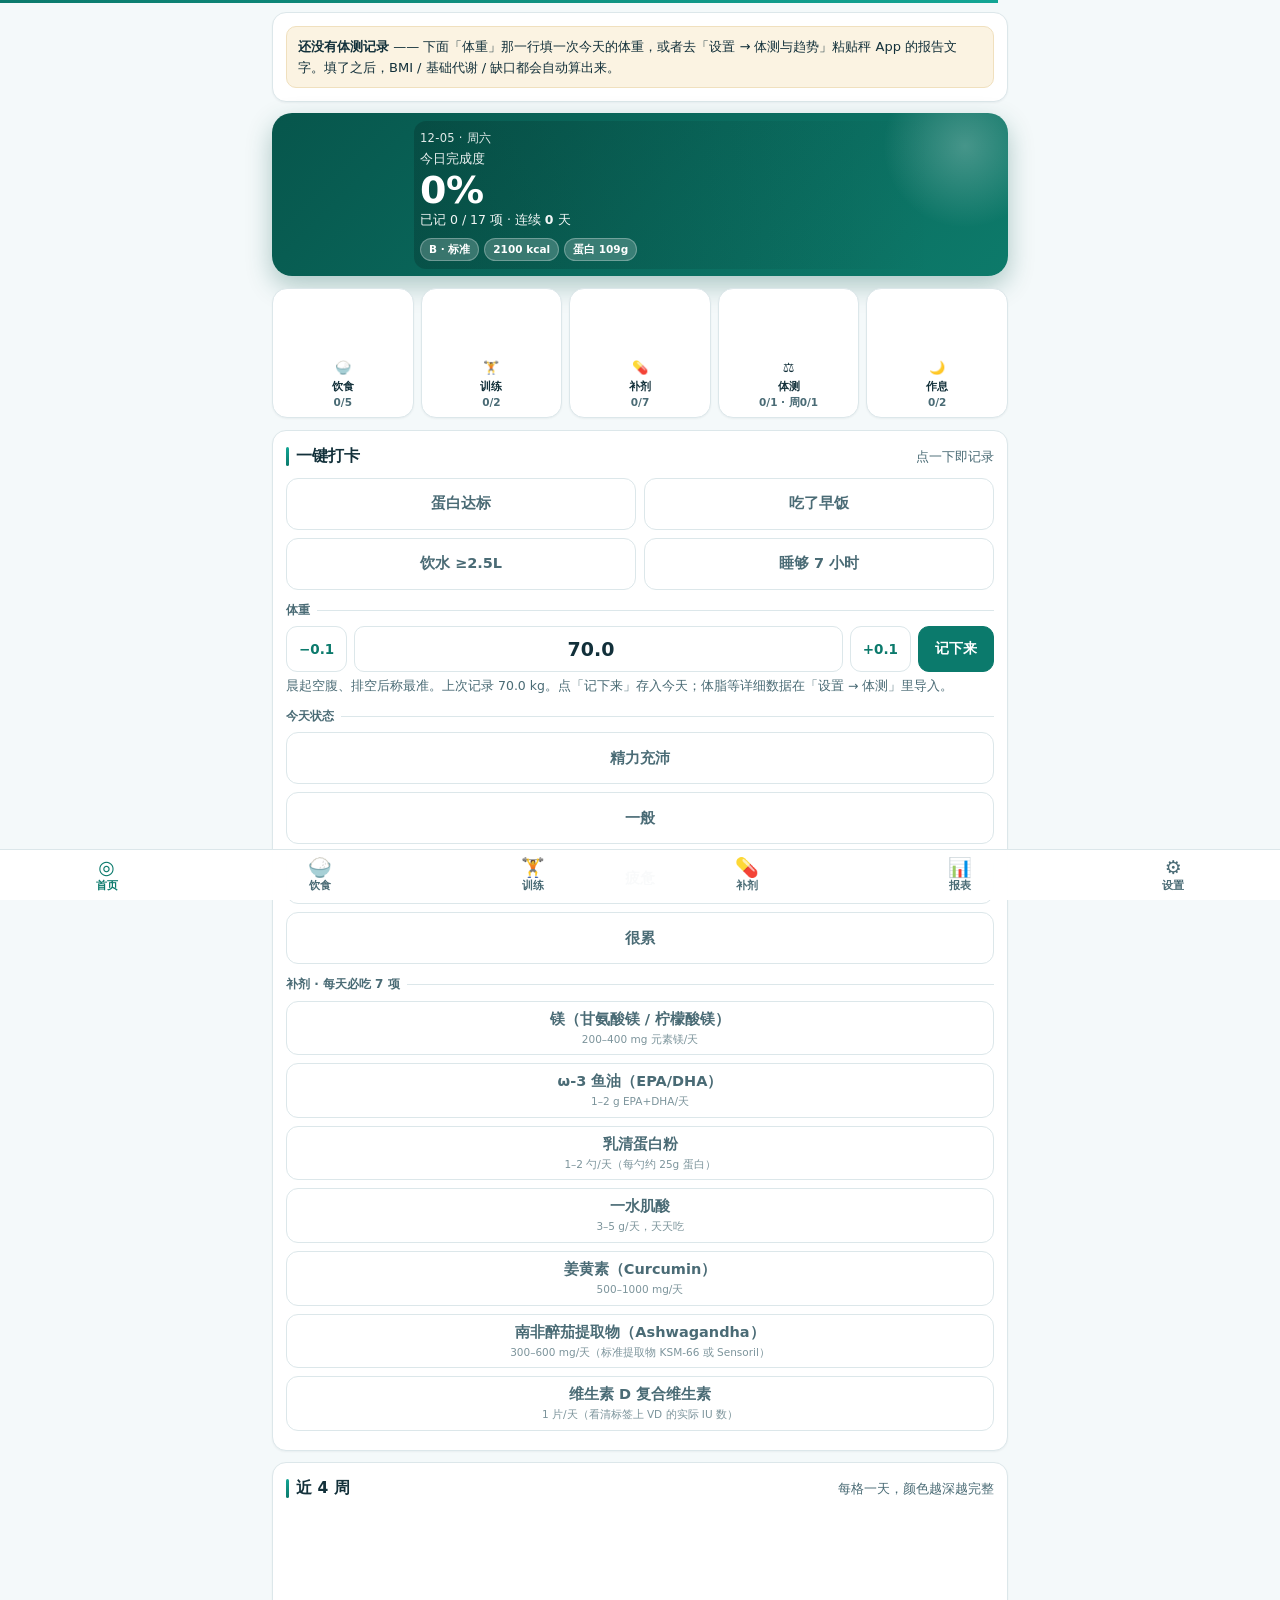
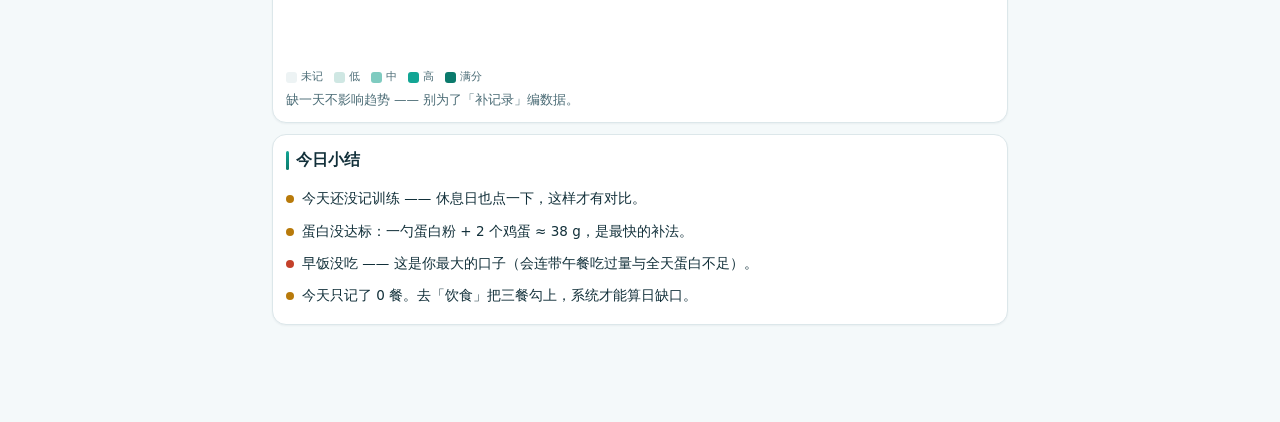
<file: index.html>
﻿<!DOCTYPE html>
<html lang="zh-CN">
<head>
<meta charset="utf-8">
<meta name="viewport" content="width=device-width, initial-scale=1, viewport-fit=cover, user-scalable=no">
<meta name="theme-color" content="#0B7A6C">
<meta name="mobile-web-app-capable" content="yes">
<meta name="apple-mobile-web-app-capable" content="yes">
<meta name="apple-mobile-web-app-status-bar-style" content="default">
<meta name="apple-mobile-web-app-title" content="体成分">
<title>体成分记录</title>
<link rel="manifest" href="manifest.webmanifest">
<link rel="icon" href="icons/favicon-32.png" sizes="32x32">
<link rel="apple-touch-icon" href="icons/apple-touch-icon.png">
<link rel="stylesheet" href="styles.css">
<link rel="stylesheet" href="styles-v2.css">
</head>
<body>
<div id="app"></div>
<div class="toast" id="toast"></div>
<nav id="nav"></nav>
<script>window.DATA = {"profile":{"name":"我","sex":"","age":null,"height_cm":170,"dislikes":[],"allow_fish_oil":true,"source":"公开版：请在本机「设置 → 个人信息」里填你自己的身高/年龄","weight_kg":null,"bodyfat_pct":null},"readings":[],"derived":{"pal_maint":1.2,"pal_strict":1.2,"water_target_ml":3000,"deficit_per_kg_fat":7700},"plans":[{"id":"A","title":" 保守","kcal":2300,"walk_min":30,"deficit":330,"weeks":21,"protein_g":103,"fat_g":64,"carb_g":328,"tag":"最稳，肌肉几乎不掉","desc":"缺口约 17%。几乎无饥饿感，训练表现不受影响。适合前 4 周先建立记录习惯，或考试周/实验忙的时期。","pct_of_tdee":89,"below_bmr_guard":false,"deficit_too_deep":false},{"id":"B","title":" 标准","kcal":2100,"walk_min":40,"deficit":545,"weeks":13,"protein_g":103,"fat_g":58,"carb_g":290,"tag":"推荐","desc":"缺口约 25%，在减脂速度与训练恢复之间平衡最好。预算充足时可以全程用高效蛋白（鸡胸/鱼虾/牛肉）。","pct_of_tdee":81,"below_bmr_guard":false,"deficit_too_deep":false},{"id":"C","title":" 加速","kcal":1900,"walk_min":50,"deficit":759,"weeks":9,"protein_g":103,"fat_g":53,"carb_g":253,"tag":"较快，需盯表现","desc":"缺口约 32%。这是「越快越好」的可执行上限：再低就会开始掉力量。每 2 周必须核对主项重量。","pct_of_tdee":73,"below_bmr_guard":false,"deficit_too_deep":false},{"id":"D","title":" 极限","kcal":1700,"walk_min":60,"deficit":973,"weeks":7,"protein_g":103,"fat_g":47,"carb_g":215,"tag":"短期可用，有代价","desc":"缺口约 39%。已接近不建议长期维持的区间，会出现力量下降、羽毛球后半场跑不动、睡眠变差。","pct_of_tdee":66,"below_bmr_guard":true,"deficit_too_deep":true}],"target":{"bodyfat_pct":16,"note":"目标体脂率是通用目标；具体目标体重等你在 App 里录入体重后自动计算"},"milestones":[],"training":[{"day":"周一","what":"力量（推：卧推/肩推/双杠）","min":50,"kcal":240,"why":"大肌群复合动作为主 —— 减脂期保住肌肉的关键是「强度不掉」，不是「量加大」"},{"day":"周二","what":"羽毛球 1.5 小时","min":75,"kcal":380,"why":"羽毛球是间歇性高强度，减脂效率高，但第二天腿沉，别接腿部力量"},{"day":"周三","what":"力量（拉：硬拉/划船/引体）","min":50,"kcal":240,"why":"后链是久坐族最弱的一环，也直接关系到体态（圆肩、骨盆前倾）"},{"day":"周四","what":"羽毛球 1.5 小时","min":75,"kcal":380,"why":"同理；注意补水和电解质，你秤上水分 52.9% 已经偏低"},{"day":"周五","what":"力量（腿：深蹲/腿举/提踵）","min":50,"kcal":240,"why":"腿是最大的肌群，练腿日之后 24–48 小时的代谢提升最明显"},{"day":"周六","what":"羽毛球 或 长走 40 分钟","min":50,"kcal":320,"why":"设在周末，是因为它的作用主要是「补足当周缺口」，累了一周可以降级成走"},{"day":"周日","what":"完全休息 / 拉伸 15 分钟","min":10,"kcal":25,"why":"休息日不是浪费：肌肉是在这天长回来的，缺它反而掉肌肉"}],"training_blocks":{"days":[{"d":"周一 · 推","min":50,"items":[{"name":"哑铃/器械卧推","sets":"4 组 × 8–10","cue":"肩胛后收下沉，落点在乳头连线，不要弹胸"},{"name":"坐姿肩推","sets":"3 组 × 8–10","cue":"腰不要过度反弓，核心收紧"},{"name":"绳索下压（三头）","sets":"3 组 × 12","cue":"肘固定在体侧，只有小臂动"},{"name":"侧平举","sets":"3 组 × 12–15","cue":"小重量，想象「倒水」而不是「举起来」"}]},{"d":"周三 · 拉","min":50,"items":[{"name":"高位下拉（引体做不了就做这个）","sets":"4 组 × 8–10","cue":"先沉肩再拉，想着「肘往下走」而不是「手往下拉」"},{"name":"坐姿划船","sets":"3 组 × 10","cue":"躯干别晃，肩胛骨主动夹紧"},{"name":"面拉（Face Pull）","sets":"3 组 × 15","cue":"专治圆肩，久坐族必做，重量要轻"},{"name":"哑铃弯举","sets":"3 组 × 12","cue":"肘不前后移动"}]},{"d":"周五 · 腿","min":50,"items":[{"name":"高脚杯深蹲（先学这个，别急着上杠铃）","sets":"4 组 × 10","cue":"脚尖略外八，膝跟脚尖同向，蹲到大腿平行"},{"name":"罗马尼亚硬拉（哑铃）","sets":"3 组 × 10","cue":"背挺直，靠屈髋不是弯腰；感到腘绳肌拉伸就对了"},{"name":"腿举","sets":"3 组 × 12","cue":"膝盖不要锁死，下放到 90° 就够"},{"name":"站姿提踵","sets":"3 组 × 15","cue":"顶住 1 秒再下"}]}],"rules":["**新手期（前 8 周）不要练到力竭**：每组留 2–3 次余力。目标是让神经系统学会动作，不是把肌肉练废。","**渐进超负荷**：每周只要有一项比上周多 1 次、或重 2.5kg，就算进步。记在本页「主项记录」里。","**减脂期还能长肌肉**：新手 + 体脂偏高 + 蛋白吃够，三条同时满足时是唯一能「同时增肌减脂」的窗口。","**羽毛球日不练腿**：周二/周四打球，腿日放周五，否则深蹲会毁掉你的启动和变向。","**有氧不要放在力量前**：先练力量再做有氧；顺序反了会明显掉力量。","**每次训练前 5 分钟动态热身**（高抬腿、髋绕环、空杆热身组），训练后 5 分钟拉伸。"]},"canteen":{"protein":{"title":"① 先把蛋白打够（这是最优先的一件事）","items":["目标 103–126g/天。食堂能做到的组合：鸡腿去皮 2 个 ≈ 32g / 一份瘦里脊 ≈ 30g / 鸡蛋 2 个 ≈ 13g / 豆腐一份 ≈ 10g / 牛肉一份 ≈ 25g","每餐先拿「能看出原形」的肉，再拿菜，最后拿饭 —— 顺序反了就会吃不饱还超热量","早餐补蛋白最容易被忽略：2 个蛋 + 一盒奶 = 20g，比一碗粥强得多"]},"carb":{"title":"② 主食按训练日 / 休息日分开","items":["力量日与羽毛球日：米饭 2 两（约 260 kcal）","休息日：米饭 1 两或换玉米/红薯","食堂的「盖浇饭」是把油全裹在饭上——点菜饭分离的窗口"]},"oil":{"title":"③ 油是唯一需要「主动避开」的东西","items":["避开：红烧、干锅、水煮、香锅、糖醋、炸、粉条/茄子/豆角（吸油菜）","优先：清蒸、白灼、卤、烤、凉拌（酱另放）","打菜时把菜在碗边沥一下，一顿能少 8–15g 油 ≈ 70–130 kcal"]},"night":{"title":"④ 晚上加餐是必须的，不是放纵","items":["训练日 21:00 一盒无糖酸奶 + 一把坚果（约 250 kcal）","热量吃不够会掉肌肉与基础代谢——你秤上基代已经判「偏低」","外卖宵夜的最优解：清汤麻辣烫（捞菜为主、不喝汤）或潮汕牛肉火锅（肉+菜+少量饭）"]}},"swap":[{"bad":"黄焖鸡米饭（大份）","bad_kcal":900,"good":"黄焖鸡（小份，饭减半 + 加一份青菜）","good_kcal":560,"why":"米饭占比太大。饭减半是最省事的一刀，直接省 300 大卡"},{"bad":"麻辣香锅 / 干锅","bad_kcal":1100,"good":"清汤麻辣烫（捞菜 + 双份肉，不喝汤）","good_kcal":620,"why":"香锅的油是自由流的，一顿能顶半天的量"},{"bad":"炒饭 / 炒面 / 拌粉","bad_kcal":850,"good":"米饭 + 单独一份菜（饭 2/3）","good_kcal":550,"why":"主食裹油 = 碳水+脂肪复合体，最容易被存起来"},{"bad":"汉堡套餐（薯条+可乐）","bad_kcal":1050,"good":"双层牛肉堡（去酱）+ 无糖可乐 + 玉米杯","good_kcal":620,"why":"热量大头在薯条与含糖饮料，不在汉堡本身"},{"bad":"盖浇饭","bad_kcal":800,"good":"米饭 + 红烧换白灼（饭只吃 2/3）","good_kcal":500,"why":"汤汁把油全裹在饭上：你吃的是饭，摄入的是油"},{"bad":"奶茶 / 含糖饮料","bad_kcal":440,"good":"无糖茶 / 气泡水 / 黑咖","good_kcal":0,"why":"液体热量不占饱腹感，是最好砍的一刀"}],"breakfast":{"why":"不吃早饭的连锁反应：① 上午注意力差；② 午餐报复性吃多；③ 全天蛋白几乎不可能凑到 103g；④ 空腹到中午容易「见到什么都想吃」。对减脂来说，这不是省了一顿，是把一天的节奏让了出去。","plans":[{"t":"A · 食堂版（5 分钟，坐下就能吃）","kcal":520,"p":34,"items":["2 个鸡蛋（或 1 个蛋 + 1 份卤牛腱）","1 碗小米粥 / 1 个菜包","1 杯无糖豆浆或牛奶 300ml","1 个拳头大的水果"],"note":"食堂早餐窗口基本都能凑齐这四样"},{"t":"B · 宿舍/便利店版（不用开火，2 分钟）","kcal":500,"p":40,"items":["即食燕麦 50g（热水或冷牛奶泡）","蛋白粉 1 勺（约 25g 蛋白）","水煮蛋 1 个（便利店有）","香蕉 1 根"],"note":"最省事的组合：一个摇摇杯 + 一个碗，全程不用开火"},{"t":"C · 实在来不及（路上解决）","kcal":420,"p":32,"items":["蛋白粉 1 勺摇好带走","1 个全麦面包 / 2 片吐司","1 盒纯牛奶 250ml"],"note":"底线原则：可以不吃「饭」，但不能不吃蛋白——蛋白粉摇一杯只要 30 秒"}]},"macros":{"kcal":2100,"protein_g":126,"protein_kcal":504,"protein_pct":24,"carb_g":245,"carb_kcal":980,"carb_pct":47,"fat_g":68,"fat_kcal":612,"fat_pct":29,"protein_sources":[{"food":"蛋白粉 1 勺","p":25,"kcal":120,"note":"最省事的一块，早餐或练后"},{"food":"鸡蛋 2 个","p":13,"kcal":144,"note":"食堂、便利店都有"},{"food":"鸡胸肉 150g","p":46,"kcal":200,"note":"预算够就天天吃，性价比最高"},{"food":"瘦猪里脊 150g","p":30,"kcal":232,"note":"不吃鱼，用里脊替代"},{"food":"瘦牛肉 120g","p":24,"kcal":150,"note":"补铁，每周 2–3 次"},{"food":"北豆腐 200g","p":24,"kcal":232,"note":"植物蛋白，不吃鱼时的主力替代"},{"food":"无糖酸奶 200g","p":5,"kcal":144,"note":"补钙与肠道"}]},"supplements":{"principle":"分五类：<b>你在吃的</b>（你当前实际方案，已进入每日打卡）、<b>基础必需</b>（维持健康，与减脂无关也该有）、<b>值得买</b>（对你这个目标有明确证据）、<b>可选</b>（有证据但非必需，看预算）、<b>不建议</b>（无证据或性价比差）。补剂只解决「饮食凑不够」和「训练表现」两件事，<b>它不解决热量赤字</b>。下面每一项都标了证据等级；<b>每天服用可以在「每日打卡」里勾选</b>，页脚会算你的坚持率。","evidence_legend":{"A+":"证据很强","A":"证据强","B":"证据中等","C":"证据较弱","D":"证据不支持"},"items":[{"cat":"基础必需","name":"维生素 D3","dose":"1000–2000 IU/天","when":"随含脂肪的一餐（早或午）","cost":"约 0.2 元/天","evidence":"B","must":false,"why":"长期室内工作/学习的人，10 月到次年 4 月基本没有有效日照。VD 参与肌肉功能、免疫与情绪调节；室内工作者缺乏率很高。","note":"若你吃的是<b>单独的 VD</b>（不是复合维生素），就用这条，并把「维生素 D 复合维生素」的 must 关掉，避免重复。最好先测一次血清 25(OH)D（几十元），不足再补；长期 4000 IU/天以上需医生指导。"},{"cat":"基础必需","name":"镁（甘氨酸镁 / 柠檬酸镁）","dose":"200–400 mg 元素镁/天","when":"睡前 1 小时","cost":"约 0.5 元/天","evidence":"B","must":true,"why":"规律训练的人——镁与肌肉放松、睡眠质量、抽筋直接相关。国内膳食镁摄入普遍偏低，训练出汗还会额外流失。","note":"买「甘氨酸镁」或「柠檬酸镁」；<b>不要买氧化镁</b>（吸收率低，还容易腹泻）。与钙分开吃，别买「钙镁一片」。"},{"cat":"基础必需","name":"ω-3 鱼油（EPA/DHA）","dose":"1–2 g EPA+DHA/天","when":"随餐","cost":"约 1–2 元/天","evidence":"B","must":true,"why":"<b>你不吃鱼，所以这一条对你尤其重要</b>——鱼肉是 ω-3 的主要食物来源，而你已经确认<b>鱼油可以正常吃</b>。ω-3 对炎症、血脂、关节（你每周 2 次羽毛球）都有意义。","note":"看标签上的 <b>EPA+DHA 总量</b>（每天 1–2g），不是「鱼油 1000mg」这个数字。随含脂肪的一餐吃吸收更好；开封后冷藏，有哈喇味就扔（氧化了反而有害）。"},{"cat":"基础必需","name":"锌（可选叠加）","dose":"10–15 mg/天","when":"随餐，别空腹","cost":"约 0.2 元/天","evidence":"C","must":false,"why":"规律力量训练、出汗较多的人——锌与运动恢复、免疫、以及睾酮合成相关。","note":"如果已经在吃「复合维生素矿物质」，通常已含 10–15mg，<b>不要重复补</b>（长期超 40mg 有害）。"},{"cat":"值得买","name":"乳清蛋白粉","dose":"1–2 勺/天（每勺约 25g 蛋白）","when":"早餐（你不吃早饭时最有用）或练后","cost":"3–5 元/勺","evidence":"A","must":true,"why":"你每天需要 103–126g 蛋白，靠食堂/外卖很难稳定凑够（一顿食堂炒菜常只有 15–20g）。它是「补足缺口」的工具，不是「喝了就长肌肉」。","note":"选分离乳清或浓缩乳清即可；不要为「增肌粉」付钱——增肌粉 = 蛋白粉 + 大量糖。"},{"cat":"值得买","name":"一水肌酸","dose":"3–5 g/天，天天吃","when":"任何时间，随餐更好","cost":"约 0.5–1 元/天","evidence":"A+","must":true,"why":"运动营养里证据最强的一种。减脂期它的意义不在减脂，而在<b>保住力量与肌肉</b>；你同时练力量和打羽毛球，肌酸对短时爆发（杀球、深蹲）有直接帮助。","note":"买最便宜的纯一水肌酸（别买肌酸胶囊/复合肌酸）。会轻度增加体重（肌肉内水分），<b>这不是长胖</b>。"},{"cat":"可选","name":"咖啡因","dose":"训练前 100–200 mg（1–2 杯黑咖）","when":"训练前 30–45 分钟","cost":"几乎为 0","evidence":"A","must":false,"why":"有证据提升训练表现与主观精力，热量摄入低时尤其有用。","note":"下午 4 点后别用，会顶掉你 23:30 的入睡。心悸/失眠就停。"},{"cat":"可选","name":"复合维生素矿物质","dose":"1 片/天","when":"随餐","cost":"约 0.5 元/天","evidence":"C","must":false,"why":"总热量下降时微量营养素摄入也会跟着降。它是一份「保险」，不是加速器。","note":"若你吃的是<b>不含 VD 的普通复合维生素</b>，则这条 + 「维生素 D3」两条都勾；若吃的是含 VD 的二合一，只勾「维生素 D 复合维生素」。"},{"cat":"可选","name":"维生素 C","dose":"200–500 mg/天","when":"随餐","cost":"约 0.1 元/天","evidence":"C","must":false,"why":"普通饮食通常已够；大训练量期间作为抗氧化补充有一定意义。","note":"高剂量（>1g/天）没有额外好处，反而可能干扰训练适应。"},{"cat":"可选","name":"电解质（钠/钾/镁）","dose":"大量出汗的训练日","when":"训练中","cost":"约 1 元/次","evidence":"B","must":false,"why":"你每周 2 次羽毛球（1.25 小时、大量出汗），加上减脂期饮水多，容易电解质偏低（表现下降、抽筋）。","note":"最简单的版本：训练时水里加一小撮盐 + 吃根香蕉。不必买昂贵的运动饮料。"},{"cat":"不建议","name":"左旋肉碱 / CLA / 藤黄果 / 酵素","dose":"—","when":"—","cost":"浪费钱","evidence":"D","must":false,"why":"对体重没有临床意义的改善，或证据相互矛盾。","note":"「减脂智商税」的典型。"},{"cat":"不建议","name":"促睾类 / 激素前体","dose":"—","when":"—","cost":"有健康风险","evidence":"D","must":false,"why":"可能干扰自身内分泌，法律与健康风险都高。","note":"需要这类东西，说明方案本身有问题——先回头查热量与蛋白。"},{"cat":"不建议","name":"BCAA / 支链氨基酸","dose":"—","when":"—","cost":"性价比极差","evidence":"D","must":false,"why":"蛋白摄入充足（≥1.6g/kg）时，额外补 BCAA 没有可测量的增益。","note":"把这笔钱加到乳清蛋白上更划算。"},{"cat":"你在吃的","name":"姜黄素（Curcumin）","dose":"500–1000 mg/天","when":"随含脂肪的一餐","cost":"约 1–2 元/天","evidence":"C","must":true,"why":"抗炎方向的补充剂。对<b>运动后肌肉酸痛与炎症标志物</b>有一些小样本研究支持，但对体脂与肌肉量的直接改善证据弱——别指望它帮你减脂。","note":"两个关键点：① <b>普通姜黄素几乎不吸收</b>，必须选带<b>黑胡椒提取物（胡椒碱）</b>或<b>磷脂复合物（Meriva/ phytosome）</b>、或经胶束化的产品，否则等于白吃；② 高剂量可能影响铁吸收与抗凝药效果，若在服抗凝药需问医生。"},{"cat":"你在吃的","name":"南非醉茄提取物（Ashwagandha）","dose":"300–600 mg/天（标准提取物 KSM-66 或 Sensoril）","when":"睡前或早晚分次","cost":"约 1–3 元/天","evidence":"C","must":true,"why":"适应原类，主要针对<b>压力与皮质醇</b>。有中等质量研究显示可降低皮质醇、改善压力评分与睡眠质量；对<b>力量与睾酮</b>的研究样本小、结论不一致，别当促睾用。","note":"三个注意点：① <b>建议周期性使用</b>（如 8–12 周后停 2–4 周），长期连续使用的数据不足；② <b>甲状腺疾病、自身免疫病、孕期禁用</b>，可能影响甲状腺激素；③ 与镇静类药物、降压药可能叠加作用。你有任何上述情况请先问医生。"},{"cat":"你在吃的","name":"维生素 D 复合维生素","dose":"1 片/天（看清标签上 VD 的实际 IU 数）","when":"随含脂肪的一餐（早或午）","cost":"约 0.7 元/天","evidence":"C","must":true,"why":"总热量下降时微量营养素摄入会跟着降，复合维生素是一份「兜底保险」。其中<b>维生素 D 对你有额外意义</b>——10 月到次年 4 月基本没有有效日照，室内工作者缺乏率很高，而 VD 参与肌肉功能、免疫与情绪调节。","note":"⚠ <b>注意别叠加过量</b>：如果你同时另吃单独的 VD 滴剂/胶囊，要把两处的 IU <b>加起来</b>看总量。复合维生素里通常是 400–1000 IU，单独 VD 常见 1000–2000 IU，合计别长期超过 4000 IU/天（超过需医生指导）。最好先测一次血清 25(OH)D（几十元）再决定补多少。"}],"daily_core":["维生素 D3","镁（甘氨酸镁 / 柠檬酸镁）","ω-3 鱼油（EPA/DHA）","乳清蛋白粉","一水肌酸","姜黄素（Curcumin）","南非醉茄提取物（Ashwagandha）","维生素 D 复合维生素"]},"import_spec":{"fields":[{"key":"weight_kg","aliases":["体重","重量"],"unit":"kg","required":true,"note":"若给的是「斤」，页面自动 ÷2 换算"},{"key":"bodyfat_pct","aliases":["体脂率","体脂"],"unit":"%","required":true},{"key":"bmi_scale","aliases":["BMI"],"unit":"","required":false},{"key":"bmr_scale","aliases":["基础代谢","基代"],"unit":"kcal","required":false},{"key":"muscle_kg","aliases":["肌肉量","肌肉"],"unit":"kg","required":false},{"key":"visceral","aliases":["内脏脂肪"],"unit":"","required":false},{"key":"subcut_pct","aliases":["皮下脂肪"],"unit":"%","required":false},{"key":"protein_pct","aliases":["蛋白质","蛋白率"],"unit":"%","required":false},{"key":"skeletal_muscle_pct","aliases":["骨骼肌率","骨骼肌"],"unit":"%","required":false},{"key":"lean_kg","aliases":["去脂体重","瘦体重"],"unit":"kg","required":false},{"key":"water_pct","aliases":["水分","体水分"],"unit":"%","required":false},{"key":"bone_kg","aliases":["骨量"],"unit":"kg","required":false},{"key":"score","aliases":["身体得分","得分"],"unit":"","required":false},{"key":"body_age","aliases":["身体年龄","体年龄"],"unit":"","required":false}],"derived_on_import":["fat_kg = 体重 × 体脂%","lean_kg = 体重 − 脂肪量（若报告自带去脂体重，以报告为准）","bmi_true = 体重 ÷ 身高²","bmr_true = Mifflin-St Jeor（男）","维持量 = bmr_true × 1.2","与上一次对比：体重 / 体脂 / 去脂体重的变化与告警"],"alerts":[{"cond":"去脂体重比上次下降 > 0.5 kg","level":"danger","msg":"去脂体重在掉 —— 这是「在减肌肉」的信号。先把摄入加 200 kcal，并核对蛋白是否达标"},{"cond":"连续两周体重下降 > 1.5 kg/周","level":"warn","msg":"掉得太快，多半掺了水分与肌肉，把缺口收小"},{"cond":"体脂率上升而体重下降","level":"warn","msg":"可能是秤的读数波动：先按同一条件复测；若复现，说明在减肌肉"},{"cond":"体重两周无变化","level":"warn","msg":"先核对记录完整性与蛋白 / 饮水，不要直接砍热量"}]},"checkin":{"daily":["体重（晨起空腹排空后）","当天训练做了没有","蛋白够不够（打勾即可）","饮水 2.5–3 L","睡眠 ≥7 小时","补剂吃了没有（见 05 节清单）"],"weekly":["7 天体重均值（不看单日）","腰围（肚脐水平，晨起空腹）","力量表现：主项重量 × 次数（掉没掉）","训练完成次数 / 6","体脂秤复测（固定同一时间：晨起空腹）"],"monthly":["体重月变化","体脂率月变化","去脂体重变化（← 最重要，掉了说明在减肌肉）","内脏脂肪（目标保持 ≤9）","照片对比（正面/侧面，同光线）","更新本页数据"]},"checks":[],"summary":{"check_count":0,"fail_count":0},"_version":"1.0","_generated_from":"body_data.py"};</script>
<script src="01-data.js"></script>
<script src="10-goal.js"></script>
<script src="02-derive.js"></script>
<script src="03-charts.js"></script>
<script src="06-fx.js"></script>
<script src="07-food-db.js"></script>
<script src="08-activity-db.js"></script>
<script src="09-intake.js"></script>
<script src="11-training-db.js"></script>
<script src="04-views.js"></script>
<script src="12-goal-ui.js"></script>
<script src="05-app.js"></script>
<script>
/* PWA：注册 Service Worker（仅 https / localhost 生效；file:// 与 App 内 WebView 会自然跳过） */
if ("serviceWorker" in navigator && (location.protocol === "https:" || location.hostname === "localhost" || location.hostname === "127.0.0.1")) {
  navigator.serviceWorker.register("sw.js").then(function (r) {
    window.__swReady = true;
    if (r.waiting) r.waiting.postMessage("skipWaiting");
  }).catch(function (e) { window.__swError = String(e); });
} else { window.__swSkipped = true; }
</script>
</body>
</html>
</file>
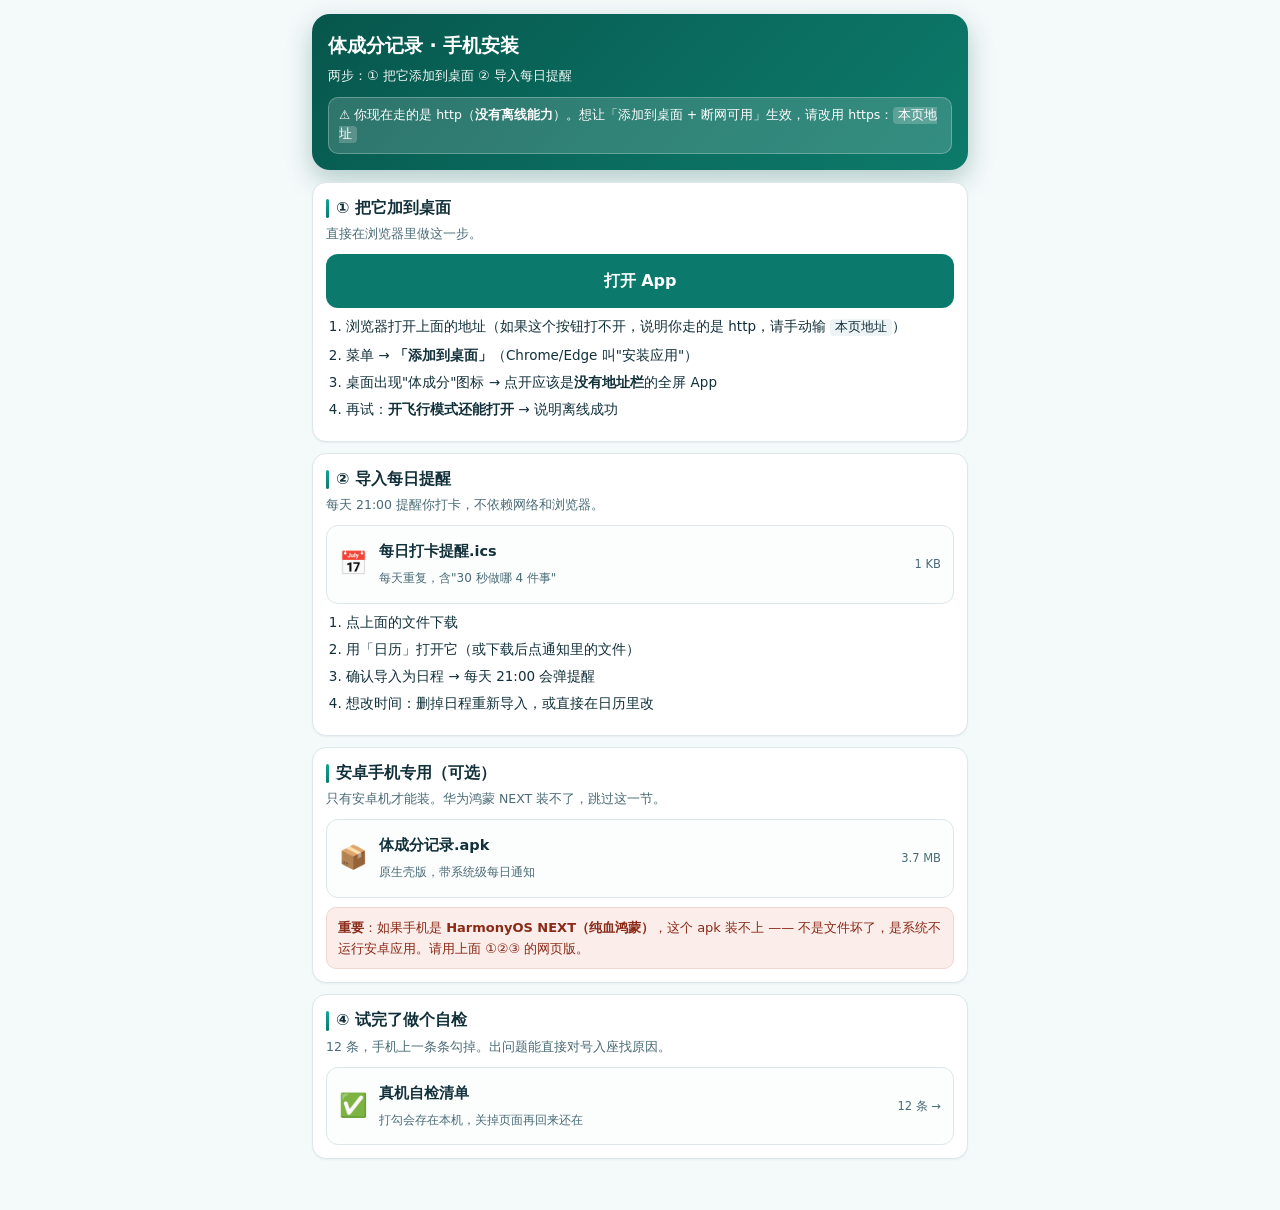
<file: download/index.html>
<!DOCTYPE html>
<html lang="zh-CN">
<head>
<meta charset="utf-8">
<meta name="viewport" content="width=device-width, initial-scale=1, viewport-fit=cover">
<meta name="theme-color" content="#07564C">
<title>手机安装 · 体成分记录</title>
<style>
:root{--bg:#F4F9FA;--ink:#12303A;--ink2:#4A6B75;--line:#DCE7EA;--accent:#0B7A6C;--ok:#1F7A5C;--warnText:#8A5A0B;--dangerText:#A8321C}
*{box-sizing:border-box}
body{margin:0;background:var(--bg);color:var(--ink);
  font-family:"Microsoft YaHei","PingFang SC",system-ui,sans-serif;font-size:16px;line-height:1.65}
.wrap{max-width:680px;margin:0 auto;padding:14px 12px 40px}
.hero{background:linear-gradient(135deg,#07564C,#0A6B5E 52%,#0D7A6A);color:#fff;border-radius:18px;
  padding:16px;margin-bottom:12px;box-shadow:0 10px 26px rgba(7,86,76,.28)}
.hero h1{margin:0 0 4px;font-size:19px}
.hero p{margin:0;font-size:13px;opacity:.95}
.card{background:#fff;border:1px solid var(--line);border-radius:14px;padding:13px;margin-bottom:11px;
  box-shadow:0 1px 2px rgba(18,48,58,.05)}
.card h2{font-size:15.5px;margin:0 0 3px;padding-left:10px;position:relative}
.card h2::before{content:"";position:absolute;left:0;top:3px;bottom:3px;width:3px;border-radius:2px;
  background:linear-gradient(180deg,#12A594,#0B7A6C)}
.sub{font-size:12.5px;color:var(--ink2);margin:0 0 9px}
a.dl{display:flex;align-items:center;gap:11px;text-decoration:none;color:inherit;
  border:1px solid var(--line);border-radius:12px;padding:12px;margin-top:9px;background:#FCFEFE}
a.dl:active{background:#E7F4F1}
a.dl .ic{font-size:23px;flex:0 0 auto}
a.dl .t{font-weight:700;font-size:14.5px}
a.dl .d{font-size:12px;color:var(--ink2)}
a.dl .sz{margin-left:auto;font-size:11.5px;color:var(--ink2);white-space:nowrap}
ol{padding-left:20px;margin:7px 0}
ol li{margin:5px 0;font-size:13.5px}
.tip{font-size:13px;padding:9px 11px;border-radius:10px;margin-top:9px}
.tip.warn{background:#FBF3E2;border:1px solid #F0E0BE;color:#6B470A}
.tip.danger{background:#FBEDEA;border:1px solid #F2D6D0;color:#8A2A17}
.tip.ok{background:#EFF8F5;border:1px solid #CFE7DF;color:#155C46}
code{background:#EEF4F6;padding:1px 5px;border-radius:4px;font-size:13px}
.big{display:block;text-align:center;background:var(--accent);color:#fff;text-decoration:none;
  border-radius:12px;padding:14px;font-weight:700;font-size:16px;margin-top:6px}
</style>
</head>
<body>
<div class="wrap">

  <div class="hero">
    <h1>体成分记录 · 手机安装</h1>
    <p>两步：① 把它添加到桌面 ② 导入每日提醒</p>
    <div id="status" style="margin-top:10px;font-size:12.5px;background:rgba(255,255,255,.16);
      border:1px solid rgba(255,255,255,.26);border-radius:10px;padding:8px 10px;line-height:1.5">
      正在检查离线能力…
    </div>
  </div>

  <div class="card">
    <h2>① 把它加到桌面</h2>
    <p class="sub">直接在浏览器里做这一步。</p>
    <a class="big" href="../index.html">打开 App</a>
    <ol>
      <li>浏览器打开上面的地址（如果这个按钮打不开，说明你走的是 http，请手动输 <code>本页地址</code>）</li>
      <li>菜单 → <b>「添加到桌面」</b>（Chrome/Edge 叫"安装应用"）</li>
      <li>桌面出现"体成分"图标 → 点开应该是<b>没有地址栏</b>的全屏 App</li>
      <li>再试：<b>开飞行模式还能打开</b> → 说明离线成功</li>
    </ol>
  </div>

  <div class="card">
    <h2>② 导入每日提醒</h2>
    <p class="sub">每天 21:00 提醒你打卡，不依赖网络和浏览器。</p>
    <a class="dl" href="每日打卡提醒.ics" download>
      <span class="ic">📅</span>
      <span><span class="t">每日打卡提醒.ics</span><br><span class="d">每天重复，含"30 秒做哪 4 件事"</span></span>
      <span class="sz">1 KB</span>
    </a>
    <ol>
      <li>点上面的文件下载</li>
      <li>用「日历」打开它（或下载后点通知里的文件）</li>
      <li>确认导入为日程 → 每天 21:00 会弹提醒</li>
      <li>想改时间：删掉日程重新导入，或直接在日历里改</li>
    </ol>
  </div>

  <div class="card">
    <h2>安卓手机专用（可选）</h2>
    <p class="sub">只有安卓机才能装。华为鸿蒙 NEXT 装不了，跳过这一节。</p>
    <a class="dl" href="体成分记录.apk" download>
      <span class="ic">📦</span>
      <span><span class="t">体成分记录.apk</span><br><span class="d">原生壳版，带系统级每日通知</span></span>
      <span class="sz">3.7 MB</span>
    </a>
    <div class="tip danger">
      <b>重要</b>：如果手机是 <b>HarmonyOS NEXT（纯血鸿蒙）</b>，这个 apk 装不上 ——
      不是文件坏了，是系统不运行安卓应用。请用上面 ①②③ 的网页版。
    </div>
  </div>

  <div class="card">
    <h2>④ 试完了做个自检</h2>
    <p class="sub">12 条，手机上一条条勾掉。出问题能直接对号入座找原因。</p>
    <a class="dl" href="自检.html">
      <span class="ic">✅</span>
      <span><span class="t">真机自检清单</span><br><span class="d">打勾会存在本机，关掉页面再回来还在</span></span>
      <span class="sz">12 条 →</span>
    </a>
  </div>

  <script>
/* 注册 Service Worker —— 下载页自己也要注册。
   否则：如果用户直接打开下载页（没先开过 App），就永远不会注册，
   状态卡会一直显示"还差一步"，且断网打不开这一页。
   注册在根作用域（sw.js 在服务器根目录），这样 download/ 也在它的控制范围内。 */
if ("serviceWorker" in navigator &&
    (location.protocol === "https:" || location.hostname === "localhost" || location.hostname === "127.0.0.1")) {
  navigator.serviceWorker.register("../sw.js", { scope: "/" }).then(function (r) {
    if (r.waiting) r.waiting.postMessage("skipWaiting");
  }).catch(function () { /* 失败时下面的状态卡会如实说明 */ });
}

/* 实时状态：直接告诉你在手机上"离线能不能用" —— 比让你猜有用 */
(function () {
  var el = document.getElementById("status");
  function set(html) { if (el) el.innerHTML = html; }
  var isSecure = location.protocol === "https:" ||
    location.hostname === "localhost" || location.hostname === "127.0.0.1";

  if (!("serviceWorker" in navigator)) {
    set("⚠️ 这个浏览器不支持离线功能。页面照常能用，但断网打不开。");
    return;
  }
  if (!isSecure) {
    set("⚠️ 你现在走的是 http（<b>没有离线能力</b>）。想让「添加到桌面 + 断网可用」生效，" +
        "请改用 https：<code style='background:rgba(255,255,255,.2);padding:1px 5px;border-radius:4px'>" +
        "本页地址</code>");
    return;
  }
  /* 等 SW 真正 ready 再报状态 —— 首次访问时它还在安装，抢跑会显示"还没建好"（不准）。
     同时允许重试几次，覆盖安装耗时较长的情况。 */
  var tries = 0;
  function check() {
    tries++;
    navigator.serviceWorker.getRegistration().then(function (reg) {
      if (!reg) {
        if (tries < 6) return setTimeout(check, 700);
        set("⏳ 还差一步：Service Worker 没注册上。刷新一次通常就好；" +
            "若一直这样，多半是证书没被信任 —— 浏览器会拒绝注册离线功能。");
        return;
      }
      var st = (reg.active && reg.active.state) || (reg.installing && "installing") || "waiting";
      caches.keys().then(function (ks) {
        if (!ks.length) {
          if (tries < 8) { set("⏳ 正在建立离线缓存…（第 " + tries + " 次检查）"); return setTimeout(check, 800); }
          set("⏳ 离线缓存还没建好，刷新一次页面即可。");
          return;
        }
        caches.open(ks[0]).then(function (c) {
          c.keys().then(function (all) {
            /* 期望 20 个左右；不够就再等一会儿 */
            if (all.length < 18 && tries < 8) {
              set("⏳ 正在建立离线缓存…（已 " + all.length + " 个文件）");
              return setTimeout(check, 800);
            }
            var pages = all.filter(function (r) { return /download/.test(r.url); }).length;
            set("✅ <b>离线已就绪</b>（Service Worker: " + st + "，已缓存 " + all.length + " 个文件" +
                (pages ? "，含 " + pages + " 个安装/自检页面" : "") + "）。<br>" +
                "断网也能打开 App、翻看安装步骤和自检清单。");
          });
        });
      });
    }).catch(function (e) {
      set("⚠️ 检查失败：" + String(e).slice(0, 60));
    });
  }
  check();
})();
</script>
</body>
</html>
</file>
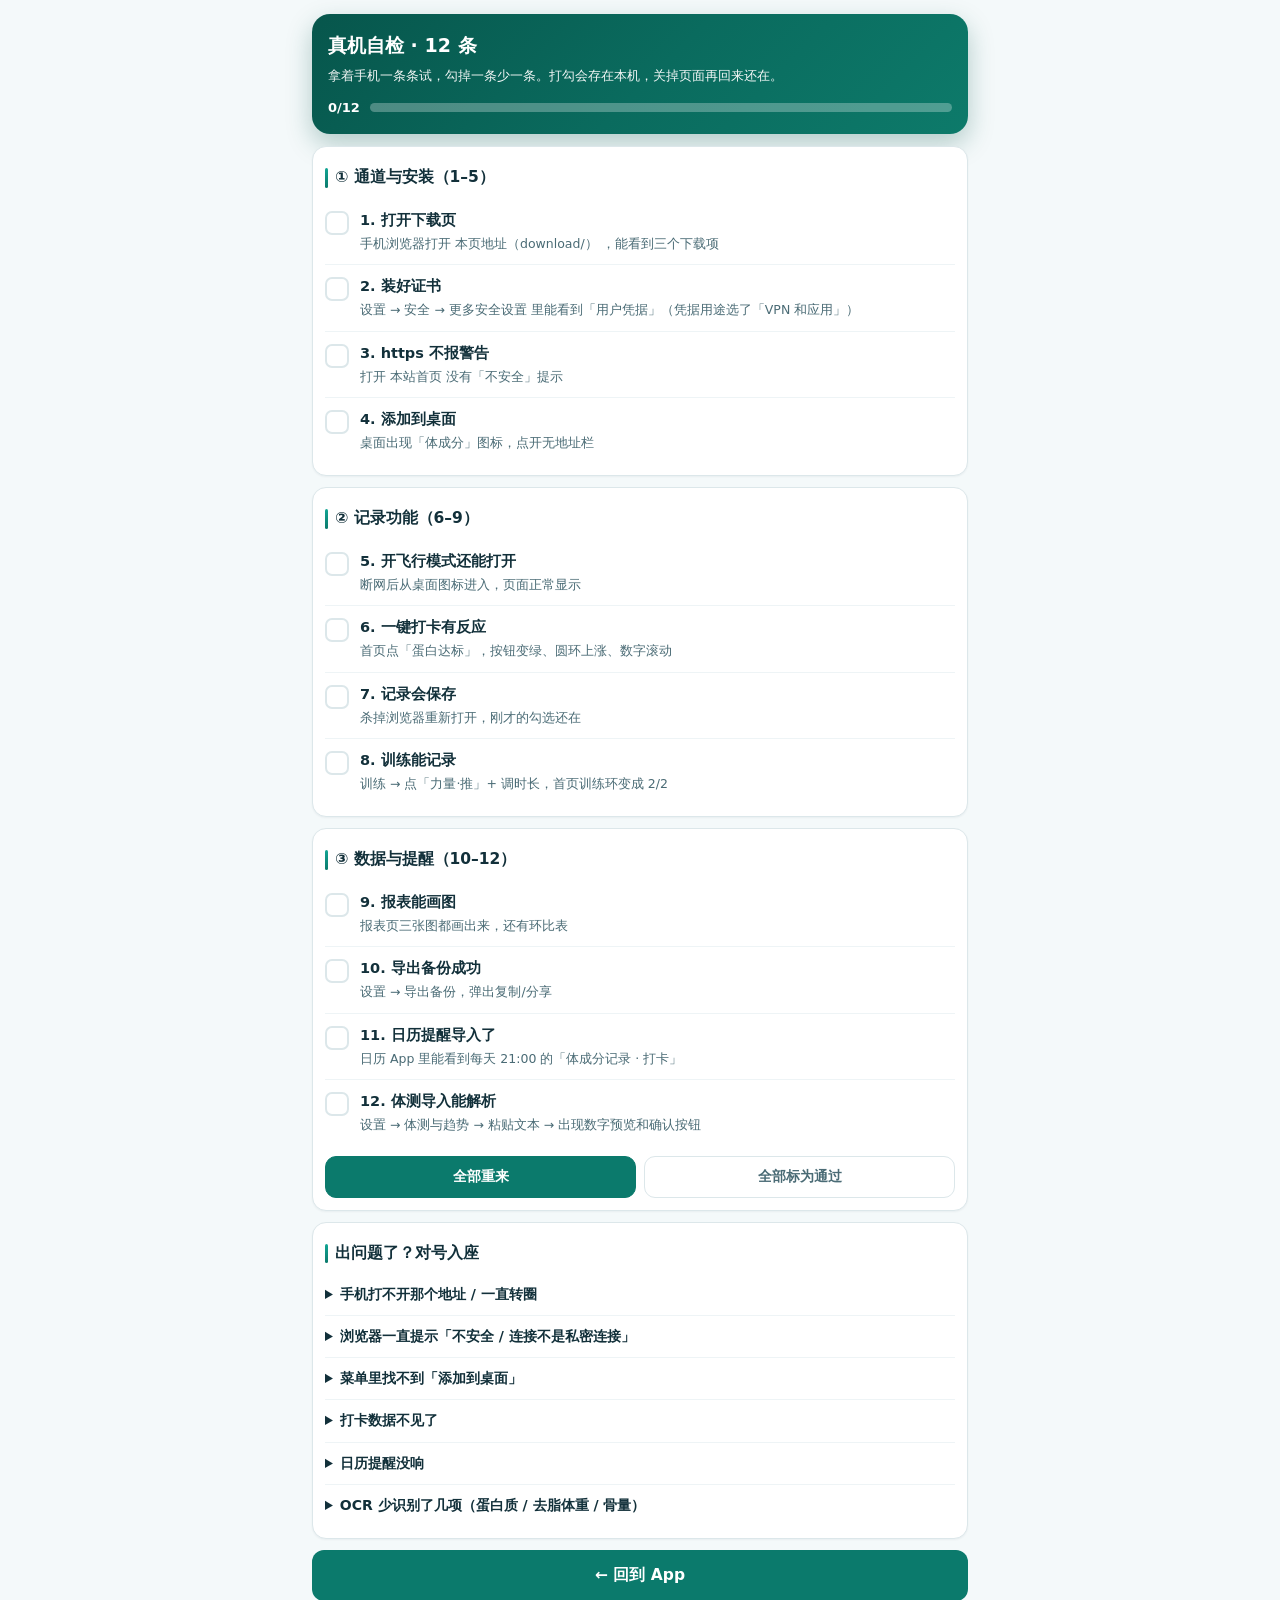
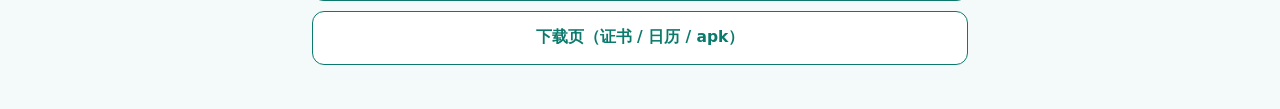
<file: download/自检.html>
<!DOCTYPE html>
<html lang="zh-CN">
<head>
<meta charset="utf-8">
<meta name="viewport" content="width=device-width, initial-scale=1, viewport-fit=cover">
<meta name="theme-color" content="#07564C">
<title>真机自检 · 体成分记录</title>
<style>
:root{--bg:#F4F9FA;--ink:#12303A;--ink2:#4A6B75;--line:#DCE7EA;--accent:#0B7A6C;--ok:#1F7A5C;--warn:#8A5A0B;--danger:#A8321C}
*{box-sizing:border-box}
body{margin:0;background:var(--bg);color:var(--ink);font-family:"Microsoft YaHei","PingFang SC",system-ui,sans-serif;font-size:16px;line-height:1.65}
.wrap{max-width:680px;margin:0 auto;padding:14px 12px 44px}
.hero{background:linear-gradient(135deg,#07564C,#0A6B5E 52%,#0D7A6A);color:#fff;border-radius:18px;padding:16px;margin-bottom:12px;box-shadow:0 10px 26px rgba(7,86,76,.28)}
.hero h1{margin:0 0 4px;font-size:19px}
.hero p{margin:0;font-size:13px;opacity:.95}
.prog{display:flex;align-items:center;gap:10px;margin-top:10px}
.prog .bar{flex:1;height:9px;background:rgba(255,255,255,.28);border-radius:999px;overflow:hidden}
.prog .bar i{display:block;height:100%;width:0;background:#fff;border-radius:999px;transition:width .3s ease}
.prog .n{font-size:13px;font-weight:700;font-variant-numeric:tabular-nums}
.card{background:#fff;border:1px solid var(--line);border-radius:14px;padding:6px 12px 12px;margin-bottom:11px;box-shadow:0 1px 2px rgba(18,48,58,.05)}
.card h2{font-size:15.5px;margin:12px 0 8px;padding-left:10px;position:relative}
.card h2::before{content:"";position:absolute;left:0;top:3px;bottom:3px;width:3px;border-radius:2px;background:linear-gradient(180deg,#12A594,#0B7A6C)}
.item{display:flex;gap:11px;align-items:flex-start;padding:11px 0;border-top:1px solid #EEF4F6;cursor:pointer}
.item:first-of-type{border-top:0}
.item .box{flex:0 0 24px;width:24px;height:24px;border:2px solid var(--line);border-radius:7px;margin-top:1px;
  display:flex;align-items:center;justify-content:center;font-size:15px;font-weight:700;color:#fff;transition:all .15s}
.item.done .box{background:var(--accent);border-color:var(--accent)}
.item .txt{flex:1;min-width:0}
.item .t{display:block;font-size:14.5px;font-weight:700;line-height:1.45}
.item.done .t{text-decoration:line-through;color:var(--ink2);font-weight:600}
.item .x{display:block;font-size:12.5px;color:var(--ink2);margin-top:3px;line-height:1.55}
.item .bad{display:none;font-size:12.5px;color:var(--danger);margin-top:4px;line-height:1.5}
.item.fail .bad{display:block}
.acts{display:flex;gap:8px;margin-top:10px}
button{font-family:inherit;font-size:14px;font-weight:700;border-radius:11px;padding:11px 14px;border:1px solid var(--line);
  background:#fff;color:var(--ink2);flex:1}
button.primary{background:var(--accent);border-color:var(--accent);color:#fff}
.tip{font-size:13px;padding:10px 12px;border-radius:10px;margin-top:8px}
.tip.warn{background:#FBF3E2;border:1px solid #F0E0BE;color:#6B470A}
.tip.danger{background:#FBEDEA;border:1px solid #F2D6D0;color:#8A2A17}
.tip.ok{background:#EFF8F5;border:1px solid #CFE7DF;color:#155C46}
code{background:#EEF4F6;padding:1px 5px;border-radius:4px;font-size:13px;word-break:break-all}
.failbtn{font-size:11.5px;font-weight:600;color:var(--danger);background:none;border:0;padding:2px 0;text-decoration:underline;flex:0 0 auto}
a.big{display:block;text-align:center;background:var(--accent);color:#fff;text-decoration:none;border-radius:12px;padding:13px;font-weight:700;font-size:15.5px;margin-top:10px}
h3{font-size:15px;margin:14px 0 6px}
details{border-top:1px solid #EEF4F6;padding:9px 0}
details:first-of-type{border-top:0}
summary{font-size:14px;font-weight:700;cursor:pointer;color:var(--ink)}
details p{font-size:13px;color:var(--ink2);margin:6px 0 0}
</style>
</head>
<body>
<div class="wrap">

  <div class="hero">
    <h1>真机自检 · 12 条</h1>
    <p>拿着手机一条条试，勾掉一条少一条。打勾会存在本机，关掉页面再回来还在。</p>
    <div class="prog"><span class="n" id="pn">0/12</span><span class="bar"><i id="pb"></i></span></div>
  </div>

  <div class="card">
    <h2>① 通道与安装（1–5）</h2>
    <div id="list1"></div>
  </div>

  <div class="card">
    <h2>② 记录功能（6–9）</h2>
    <div id="list2"></div>
  </div>

  <div class="card">
    <h2>③ 数据与提醒（10–12）</h2>
    <div id="list3"></div>
    <div class="acts">
      <button class="primary" id="reset">全部重来</button>
      <button id="allok">全部标为通过</button>
    </div>
  </div>

  <div class="card">
    <h2>出问题了？对号入座</h2>
    <details><summary>手机打不开那个地址 / 一直转圈</summary>
      <p>1) 确认手机和电脑连的是<b>同一个 Wi-Fi</b>（不是手机流量）。<br>
      2) 确认电脑上双击过 <code>启动.cmd</code>，且那两个黑窗口还开着。<br>
      3) 有些路由器开了「客户端隔离 / AP 隔离」，会禁止设备互访 —— 换成手机热点让电脑连上试。<br>
      4) 电脑换了网络（比如插了网线/换了 Wi-Fi），IP 可能变了：在电脑上跑 <code>ipconfig</code> 看新的 IPv4 地址。</p></details>
    <details><summary>浏览器一直提示「不安全 / 连接不是私密连接」</summary>
      <p>证书没装或没装对。重装一次，关键是<b>凭据用途必须选「VPN 和应用」</b>（选成 "WLAN" 不生效）。<br>
      实在不想装：点「高级 → 继续访问」也能用，但浏览器可能拒绝离线功能。</p></details>
    <details><summary>菜单里找不到「添加到桌面」</summary>
      <p>不同浏览器叫法不一样：Chrome/Edge 叫「安装应用」，华为/小米浏览器叫「添加到桌面」，有的在「更多工具」里。<br>
      如果确实没有：说明这个浏览器不支持 PWA 安装 —— 换 Chrome 或 Edge 试。功能本身不受影响，照样能用。</p></details>
    <details><summary>打卡数据不见了</summary>
      <p>两个常见原因：<br>
      1) 你换了访问地址（比如从公网隧道换回局域网 IP）—— <b>浏览器把不同地址当成不同网站</b>，数据不互通。<br>
      2) 清过浏览器的「站点数据 / 清除缓存」。<br>
      补救：如果你导出过备份，在设置里「从剪贴板导入」恢复。所以<b>定期导出很重要</b>，App 会在 14 天没导出时提醒你。</p></details>
    <details><summary>日历提醒没响</summary>
      <p>1) 确认 .ics 真的导入了（打开日历 App 看 21:00 有没有那条）。<br>
      2) 检查日历 App 有没有通知权限。<br>
      3) 手机「省电模式 / 后台限制」可能拦住日历提醒，把日历 App 加进白名单。</p></details>
    <details><summary>OCR 少识别了几项（蛋白质 / 去脂体重 / 骨量）</summary>
      <p>这是<b>已知情况</b>，不是坏了：秤 App 的截图里这几项的<b>中文标签被左侧图标干扰</b>，OCR 把它读成了乱码
      （实测「蛋白质」→ <code>san</code>、「骨量」→ <code>#2</code>），数字其实读对了但配不上标签。<br>
      脚本会主动问你这几项，手边有读数就填，没有就跳过 —— <b>不猜</b>。</p></details>
  </div>

  <a class="big" href="../index.html">← 回到 App</a>
  <a class="big" style="background:#fff;color:var(--accent);border:1px solid var(--accent)" href="index.html">下载页（证书 / 日历 / apk）</a>

</div>

<script>
(function () {
  var KEY = "bodycomp_selfcheck_v1";
  var ITEMS = [
    ["打开下载页", "手机浏览器打开 本页地址（download/） ，能看到三个下载项", "检查是否同一 Wi-Fi、电脑上「启动.cmd」是否在跑"],
    ["装好证书", "设置 → 安全 → 更多安全设置 里能看到「用户凭据」（凭据用途选了「VPN 和应用」）", "重装一次，务必选「VPN 和应用」"],
    ["https 不报警告", "打开 本站首页 没有「不安全」提示", "证书没装对，见下面「一直提示不安全」"],
    ["添加到桌面", "桌面出现「体成分」图标，点开无地址栏", "换 Chrome / Edge 试，或在菜单的「更多工具」里找"],
    ["开飞行模式还能打开", "断网后从桌面图标进入，页面正常显示", "Service Worker 没生效 —— 确认是 https 地址且没清过站点数据"],
    ["一键打卡有反应", "首页点「蛋白达标」，按钮变绿、圆环上涨、数字滚动", "换更现代的浏览器（Chrome / Edge / 较新版华为浏览器）"],
    ["记录会保存", "杀掉浏览器重新打开，刚才的勾选还在", "浏览器清了站点数据，或你换了访问地址"],
    ["训练能记录", "训练 → 点「力量·推」+ 调时长，首页训练环变成 2/2", "—"],
    ["报表能画图", "报表页三张图都画出来，还有环比表", "老旧 WebView 可能不支持 canvas，报我看"],
    ["导出备份成功", "设置 → 导出备份，弹出复制/分享", "如果没弹，多试一次；或用「从剪贴板导入」旁的提示"],
    ["日历提醒导入了", "日历 App 里能看到每天 21:00 的「体成分记录 · 打卡」", "用日历 App 打开那个 .ics 文件，别用文本编辑器"],
    ["体测导入能解析", "设置 → 体测与趋势 → 粘贴文本 → 出现数字预览和确认按钮", "文字格式要含「体重」「体脂率」等标签"]
  ];

  var state = {};
  try { state = JSON.parse(localStorage.getItem(KEY) || "{}"); } catch (e) { state = {}; }
  var failed = {};
  try { failed = JSON.parse(localStorage.getItem(KEY + "_fail") || "{}"); } catch (e) { failed = {}; }

  function save() {
    try {
      localStorage.setItem(KEY, JSON.stringify(state));
      localStorage.setItem(KEY + "_fail", JSON.stringify(failed));
    } catch (e) {}
  }
  function render() {
    for (var g = 1; g <= 3; g++) {
      var box = document.getElementById("list" + g);
      if (!box) continue;
      box.innerHTML = "";
      var from = (g - 1) * 4, to = Math.min(from + 4, ITEMS.length);
      for (var i = from; i < to; i++) {
        (function (idx) {
          var it = ITEMS[idx];
          var d = document.createElement("div");
          d.className = "item" + (state[idx] ? " done" : "") + (failed[idx] ? " fail" : "");
          d.innerHTML =
            '<span class="box">' + (state[idx] ? "✓" : "") + "</span>" +
            '<span class="txt"><span class="t">' + (idx + 1) + ". " + it[0] + "</span>" +
            '<span class="x">' + it[1] + "</span>" +
            '<span class="bad">✗ ' + it[2] + "</span></span>";
          d.onclick = function (e) {
            if (e.target.classList.contains("failbtn")) return;
            state[idx] = !state[idx];
            if (state[idx]) failed[idx] = false;
            save(); render();
          };
          box.appendChild(d);
        })(i);
      }
    }
    var n = 0;
    for (var k in state) if (state[k]) n++;
    document.getElementById("pn").textContent = n + "/" + ITEMS.length;
    document.getElementById("pb").style.width = (n / ITEMS.length * 100) + "%";
  }
  document.getElementById("reset").onclick = function () {
    state = {}; failed = {}; save(); render();
  };
  document.getElementById("allok").onclick = function () {
    for (var i = 0; i < ITEMS.length; i++) state[i] = true;
    failed = {}; save(); render();
  };
  render();
  window.__checkReady = true;
})();
</script>
</body>
</html>
</file>
<file: styles.css>
﻿/* ═══════════════════════════════════════════════════════════════
   styles.css · 移动优先样式（配色与桌面版一致，已过 WCAG 对比度实测）
   ═══════════════════════════════════════════════════════════════ */
:root{
  --bg:#F4F9FA; --surface:#FFFFFF; --ink:#12303A; --ink2:#4A6B75; --ink3:#7B96A6;
  --line:#DCE7EA; --accent:#0B7A6C; --accentL:#12A594; --ok:#1F7A5C;
  --warnText:#8A5A0B; --dangerText:#A8321C;
  --softTeal:#E7F4F1; --softWarn:#FBF3E2; --softDanger:#FBEDEA;
}
*{box-sizing:border-box;-webkit-tap-highlight-color:transparent}
html,body{margin:0;padding:0;height:100%}
body{background:var(--bg);color:var(--ink);
  font-family:"Microsoft YaHei","PingFang SC","Noto Sans SC",system-ui,sans-serif;
  font-size:16px;line-height:1.62;overflow-x:hidden;-webkit-text-size-adjust:100%}
#app{padding:12px 12px calc(86px + env(safe-area-inset-bottom));max-width:760px;margin:0 auto}
h1{font-size:20px;margin:0 0 2px;font-weight:700}
h3{font-size:16px;margin:0;font-weight:700}
h4{font-size:15px;margin:14px 0 8px;font-weight:700}
p{margin:0 0 8px}
.sub{font-size:12.5px;color:var(--ink2);margin-top:2px}
.tiny{font-size:12.5px;color:var(--ink2);line-height:1.55}
.card{background:var(--surface);border:1px solid var(--line);border-radius:14px;padding:13px;
  margin-bottom:11px;box-shadow:0 1px 2px rgba(18,48,58,.05)}
.card-h{display:flex;gap:8px;align-items:baseline;flex-wrap:wrap;margin-bottom:9px}
.card-h .tiny{margin-left:auto}
.kpis{display:grid;grid-template-columns:repeat(3,1fr);gap:7px}
.kpi{background:#FCFEFE;border:1px solid var(--line);border-radius:10px;padding:7px 8px}
.kpi .k{font-size:11.5px;color:var(--ink2)}
.kpi .v{font-size:17px;font-weight:700;line-height:1.25}
.kpi .v small{font-size:11px;font-weight:600;color:var(--ink2)}
.pill{display:inline-block;white-space:nowrap;font-size:12px;font-weight:700;border-radius:999px;
  padding:1px 9px;border:1px solid var(--line);background:#F7FAFB;color:var(--ink2);margin-left:4px}
.pill.ok{color:var(--ok);border-color:#CFE7DF;background:#EFF8F5}
.pill.warn{color:var(--warnText);border-color:#F0E0BE;background:var(--softWarn)}
.pill.danger{color:var(--dangerText);border-color:#F2D6D0;background:var(--softDanger)}
.pill.accent{color:var(--accent);border-color:#CFE7E3;background:var(--softTeal)}

/* 圆环 */
.rings{display:grid;grid-template-columns:repeat(3,1fr);gap:6px;margin:10px 0 6px}
.ringbox{display:flex;flex-direction:column;align-items:center;gap:3px;cursor:pointer}
.ringcv{width:100%;height:auto;max-width:110px;aspect-ratio:1/1}
.ringlb{font-size:11.5px;color:var(--ink2);text-align:center}

/* 点选行 / 按钮网格 */
.grid{display:grid;gap:8px;margin:6px 0}
.grid.g1{grid-template-columns:1fr}
.grid.g2{grid-template-columns:1fr 1fr}
.grid.g3{grid-template-columns:repeat(3,1fr)}
.tap{min-height:52px;border:1px solid var(--line);background:#fff;border-radius:12px;
  font-family:inherit;font-size:14.5px;font-weight:700;color:var(--ink2);padding:8px 10px;
  display:flex;flex-direction:column;align-items:center;justify-content:center;gap:2px;text-align:center}
.tap.on{background:var(--accent);border-color:var(--accent);color:#fff}
.tap-sub{font-size:10.5px;font-weight:500;opacity:.72;margin-top:2px;line-height:1.3}
.tap.on .tap-sub{opacity:.85}

/* 分段选择 */
.seg{display:flex;gap:6px;flex-wrap:wrap;margin:8px 0}
.seg-b{border:1px solid var(--line);background:#fff;border-radius:999px;padding:7px 13px;
  font-family:inherit;font-size:13px;font-weight:600;color:var(--ink2)}
.seg-b.on{background:var(--accent);border-color:var(--accent);color:#fff}

/* 餐次行 */
.mealrow{border-top:1px solid #EEF4F6;padding:9px 0}
.mealrow:first-of-type{border-top:0}
.mealrow-h{display:flex;gap:8px;align-items:baseline;margin-bottom:6px}
.planbox{border:1px solid var(--line);border-radius:11px;background:#FCFEFE;padding:10px 12px;margin:8px 0}
.planbox ul{margin:6px 0 0;padding-left:18px}
.planbox li{font-size:13.5px;margin:3px 0}
.listrow{display:flex;justify-content:space-between;gap:8px;padding:8px 10px;border-radius:9px;border:1px solid transparent}
.listrow.today{background:var(--softTeal);border-color:#CFE7E3}
.tip{font-size:13.5px;color:var(--ink);padding:3px 0}

/* 宏量条 */
.macro-bar{display:flex;flex-direction:column;gap:5px}
.mb{display:flex;align-items:center;gap:8px}
.mb-l{font-size:11.5px;color:var(--ink2);width:78px;flex:0 0 78px}
.mb-t{flex:1;height:9px;background:#EDF3F4;border-radius:999px;overflow:hidden}
.mb-t i{display:block;height:100%;border-radius:999px}

/* 表单控件 */
input,select,textarea{width:100%;padding:10px 11px;border:1px solid var(--line);border-radius:10px;
  font-size:16px;font-family:inherit;background:#fff;color:var(--ink)}
textarea{min-height:104px;line-height:1.5;font-size:13.5px}
label.f{display:block;font-size:12px;color:var(--ink2);margin-bottom:3px}
.row{display:grid;gap:8px;margin-bottom:8px}
.row.c2{grid-template-columns:1fr 1fr}
.row.c3{grid-template-columns:repeat(3,1fr)}
.btn{border:1px solid var(--line);background:#fff;border-radius:11px;padding:11px 13px;font-size:14.5px;
  font-family:inherit;font-weight:700;color:var(--ink2);width:100%;margin-top:6px}
.btn.primary{background:var(--accent);border-color:var(--accent);color:#fff}
.btn.ghost{background:transparent}
.stepper{display:flex;align-items:center;gap:8px;margin-top:8px}
.stepper button{width:46px;height:46px;flex:0 0 46px;border-radius:11px;border:1px solid var(--line);
  background:#fff;font-size:20px;font-weight:700;color:var(--accent);font-family:inherit}
.stepper .val{flex:1;text-align:center;font-size:17px;font-weight:700}

/* 提示条 */
.warnbox{background:var(--softWarn);border:1px solid #F0E0BE;border-radius:10px;padding:9px 11px;font-size:13px}
.dangerbox{background:var(--softDanger);border:1px solid #F2D6D0;border-radius:10px;padding:9px 11px;font-size:13px}
.okbox{background:#EFF8F5;border:1px solid #CFE7DF;border-radius:10px;padding:9px 11px;font-size:13px}

/* 表格 */
table{width:100%;border-collapse:collapse;font-size:13.5px}
th,td{padding:7px 6px;text-align:left;border-bottom:1px solid #EEF4F6;vertical-align:top}
th{font-size:11.5px;color:var(--ink2);font-weight:600}

/* 图表画布 */
canvas{width:100%;display:block}
.ringcv{max-width:110px}
.heatcv{height:150px}
.barcv{height:170px}
.linecv{height:220px}
.hbarcv{height:130px}

/* 底部导航 */
nav{position:fixed;left:0;right:0;bottom:0;background:rgba(255,255,255,.97);border-top:1px solid var(--line);
  display:grid;grid-template-columns:repeat(6,1fr);padding-bottom:env(safe-area-inset-bottom);z-index:50}
nav button{border:0;background:transparent;padding:8px 1px 7px;font-family:inherit;font-size:10.5px;
  color:var(--ink2);display:flex;flex-direction:column;align-items:center;gap:2px;font-weight:600}
nav button .em{font-size:19px;line-height:1}
nav button[aria-selected="true"]{color:var(--accent)}
.toast{position:fixed;left:50%;transform:translateX(-50%);bottom:94px;background:#12303A;color:#fff;
  padding:9px 15px;border-radius:999px;font-size:13.5px;opacity:0;transition:opacity .2s;z-index:99;
  pointer-events:none;max-width:88%}
.toast.show{opacity:.96}
@media (max-width:400px){
  .kpis{grid-template-columns:1fr 1fr}
  .rings{grid-template-columns:1fr 1fr}
}
@media print{body{background:#fff}.card{box-shadow:none}nav,.btn{display:none}}
</file>
<file: styles-v2.css>
﻿/* ═══════════════════════════════════════════════════════════════
   styles-v2.css · 视觉升级层（在 styles.css 之后加载）
   提供：Hero 主视觉、分区环卡、徽章、涟漪、骨架、顶栏进度
   ═══════════════════════════════════════════════════════════════ */

/* ── 顶部即时进度条 ── */
#topbar{position:fixed;top:0;left:0;height:2.5px;width:0;background:linear-gradient(90deg,#0B7A6C,#12A594);
  z-index:200;opacity:0;transition:opacity .2s}

/* ── Hero 主视觉 ── */
/* 渐变两端都压到「白字 ≥4.5:1」：实测 #0B7A6C=5.23、#0E8C7C=4.15(不足)、#12A594=3.07(不足)
   → 改为 #07564C=8.0 / #0A6B5E=6.2 / #0D7A6A=5.0，全程达标 */
.hero{position:relative;display:flex;gap:14px;align-items:center;
  background:linear-gradient(135deg,#07564C 0%,#0A6B5E 52%,#0D7A6A 100%);
  border-radius:20px;padding:16px 16px 15px;margin-bottom:12px;color:#fff;overflow:hidden;
  box-shadow:0 10px 26px rgba(7,86,76,.30)}
.hero::after{content:"";position:absolute;right:-42px;top:-52px;width:170px;height:170px;border-radius:50%;
  background:radial-gradient(circle,rgba(255,255,255,.24),rgba(255,255,255,0) 68%);pointer-events:none}
.hero-l{flex:0 0 118px;position:relative;z-index:1}
.bigring{width:118px;height:118px;display:block}
.hero-r{flex:1;min-width:0;position:relative;z-index:1;
  background:linear-gradient(90deg,rgba(4,40,36,.30),rgba(4,40,36,0) 88%);
  margin:-8px -10px -8px -6px;padding:8px 10px 8px 6px;border-radius:12px}
.hero-date{font-size:11.5px;opacity:.88;letter-spacing:.3px}
.hero-title{font-size:12.5px;opacity:.92;margin-top:1px}
.hero-big{font-size:38px;font-weight:800;line-height:1.06;letter-spacing:-.5px;margin:1px 0 0}
.hero-sub{font-size:12.5px;opacity:.95}
.hero-sub b{font-weight:800}
.hero-chip{display:flex;gap:5px;flex-wrap:wrap;margin-top:8px}
.chip{font-size:10.5px;font-weight:700;background:rgba(255,255,255,.2);border:1px solid rgba(255,255,255,.28);
  border-radius:999px;padding:2px 8px;white-space:nowrap;backdrop-filter:blur(2px)}

/* Hero 里的环要用白系配色，故覆盖 canvas 内的绘制由 JS 传色，这里只管容器 */
.hero .ringcv{filter:none}

/* ── 分区环卡 ── */
.seccards{display:grid;grid-template-columns:repeat(5,1fr);gap:7px;margin-bottom:12px}
.seccard{position:relative;background:#fff;border:1px solid var(--line);border-radius:15px;
  padding:7px 3px 6px;display:flex;flex-direction:column;align-items:center;gap:1px;
  box-shadow:0 1px 2px rgba(18,48,58,.05);transition:transform .12s ease,box-shadow .12s ease}
.seccard:active{transform:scale(.965);box-shadow:0 0 0 rgba(0,0,0,0)}
.secring{width:100%;max-width:62px;height:auto;aspect-ratio:1/1}
.sec-ic{font-size:13px;margin-top:-2px}
.sec-lb{font-size:11px;color:#12303A;font-weight:700;line-height:1.2}
.sec-sub{font-size:10.5px;color:#4A6B75;font-weight:600}

/* ── 区块分隔标题 ── */
.sect-sep{font-size:12px;color:var(--ink2);font-weight:700;margin:11px 0 5px;
  display:flex;align-items:center;gap:7px}
.sect-sep::after{content:"";flex:1;height:1px;background:var(--line)}

/* ── 小结徽章行 ── */
.tiprow{display:flex;gap:8px;align-items:flex-start;padding:6px 0;font-size:13.5px;line-height:1.5}
.tiprow .dot{flex:0 0 8px;width:8px;height:8px;border-radius:50%;margin-top:7px;background:var(--accent)}
.tiprow.warn .dot{background:#B87A0A}
.tiprow.danger .dot{background:#C4402A}
.tiprow.ok .dot{background:#1F7A5C}

/* ── 热力图图例 ── */
.legend{display:flex;gap:11px;flex-wrap:wrap;margin:8px 0 4px}
.lg{display:flex;align-items:center;gap:4px;font-size:11px;color:var(--ink2)}
.lg i{display:block;width:11px;height:11px;border-radius:3px}

/* ── 涟漪 ── */
.ripple{position:absolute;border-radius:50%;background:rgba(255,255,255,.42);
  transform:scale(0);animation:rip .5s ease-out;pointer-events:none}
.tap:not(.on) .ripple,.btn:not(.primary) .ripple{background:rgba(11,122,108,.18)}
@keyframes rip{to{transform:scale(1);opacity:0}}

/* ── 按压反馈 ── */
.tap{transition:transform .1s ease}
.tap:active{transform:scale(.97)}
.btn{transition:transform .1s ease}
.btn:active{transform:scale(.985)}
.seg-b{transition:transform .1s ease,background .15s ease}
.seg-b:active{transform:scale(.96)}

/* ── 骨架屏（图表未绘制时的占位） ── */
.skel{background:linear-gradient(90deg,#EEF4F6 25%,#F6FAFB 37%,#EEF4F6 63%);
  background-size:400% 100%;animation:sk 1.3s ease infinite;border-radius:10px}
@keyframes sk{0%{background-position:100% 50%}100%{background-position:0 50%}}

/* ── 列表行视觉 ── */
.listrow{background:#FCFEFE;border:1px solid var(--line);margin-bottom:6px;align-items:center}
.listrow.today{background:linear-gradient(135deg,#E7F4F1,#F3FBF9);border-color:#CFE7E3}

/* ── 卡片标题更紧凑 ── */
.card-h h3{font-size:15.5px;position:relative;padding-left:10px}
.card-h h3::before{content:"";position:absolute;left:0;top:3px;bottom:3px;width:3px;border-radius:2px;
  background:linear-gradient(180deg,#12A594,#0B7A6C)}

/* ── KPI 数字等宽，视觉更整齐 ── */
.kpi .v{font-variant-numeric:tabular-nums;letter-spacing:-.2px}
.hero-big{font-variant-numeric:tabular-nums}

/* ── 移动端窄屏 ── */
@media (max-width:400px){
  .seccards{grid-template-columns:repeat(3,1fr)}
  .hero{flex-direction:row;padding:14px}
  .hero-l{flex:0 0 104px}
  .bigring{width:104px;height:104px}
  .hero-big{font-size:33px}
}
@media (min-width:560px){
  .seccards{grid-template-columns:repeat(5,1fr)}
}

/* ── 减少动效偏好 ── */
@media (prefers-reduced-motion:reduce){
  .ripple,.skel{animation:none}
  .tap,.btn,.seccard,.seg-b{transition:none}
}

/* ── 首页体重录入行 ── */
.wrow{display:flex;gap:7px;align-items:stretch;margin:6px 0 4px}
.winput{flex:1 1 auto;min-width:0;text-align:center;font-size:19px;font-weight:700;
  padding:9px 6px;font-variant-numeric:tabular-nums}
.wbtn{flex:0 0 auto;border:1px solid var(--line);background:#fff;border-radius:11px;
  font-family:inherit;font-size:13.5px;font-weight:700;color:var(--accent);padding:0 12px;min-height:46px}
.wbtn:active{background:#E7F4F1}
.wbtn.save{background:var(--accent);border-color:var(--accent);color:#fff;flex:0 0 auto;padding:0 16px}
@media (max-width:360px){ .wbtn{padding:0 8px;font-size:12.5px} }

/* ── 食物选择行（饮食板块）── */
.foodrow{display:flex;align-items:center;gap:8px;padding:8px 0;border-top:1px solid #EEF4F6}
.foodrow:first-of-type{border-top:0}
.foodrow-l{flex:1;min-width:0;display:flex;flex-direction:column}
.foodrow-l b{font-size:14px}
.qty{display:flex;align-items:center;gap:3px;flex:0 0 auto}
.qbtn{min-width:34px;height:34px;border:1px solid var(--line);background:#fff;border-radius:9px;
  font-family:inherit;font-size:13px;font-weight:700;color:var(--accent);padding:0 7px}
.qbtn:active{background:#E7F4F1}
.qbtn.del{color:var(--dangerText)}
.qnum{min-width:34px;text-align:center;font-weight:700;font-size:13.5px;font-variant-numeric:tabular-nums}
.rollup{margin-top:9px;padding:9px 11px;background:#EFF8F5;border:1px solid #CFE7DF;border-radius:10px;font-size:14px}

/* ── 食物选择器 ── */
.picker{margin-top:9px;border:1px solid var(--line);border-radius:11px;background:#FCFEFE;padding:0 11px}
.picker>summary{padding:11px 0;font-size:14px;font-weight:700;color:var(--accent);cursor:pointer;list-style:none}
.picker>summary::-webkit-details-marker{display:none}
.picker>summary::before{content:"▸ ";display:inline-block;transition:transform .15s}
.picker[open]>summary::before{transform:rotate(90deg)}
.pickcat{margin:9px 0 5px;font-size:12px;color:var(--ink2);border-bottom:1px solid var(--line);padding-bottom:3px}
.pickwrap{display:grid;grid-template-columns:repeat(2,1fr);gap:6px;margin-bottom:9px}
@media (max-width:380px){ .pickwrap{grid-template-columns:1fr} }
.pickbtn{display:flex;flex-direction:column;align-items:flex-start;gap:2px;text-align:left;
  border:1px solid var(--line);background:#fff;border-radius:9px;padding:7px 9px;
  font-family:inherit;font-size:12.5px;font-weight:600;color:var(--ink);line-height:1.35}
.pickbtn:active{background:#E7F4F1}
.pickmac{font-size:10.5px;font-weight:500;color:var(--ink2)}

/* ── 添加运动 ── */
.addrow{display:flex;gap:6px;margin-top:9px}
.addsel{flex:1 1 auto;min-width:0;font-size:13.5px;padding:9px 8px}
.addmin{flex:0 0 74px;text-align:center;font-size:14px;font-weight:700;padding:9px 4px}
.addbtn{flex:0 0 auto;border:1px solid var(--accent);background:var(--accent);color:#fff;
  border-radius:10px;font-family:inherit;font-size:13.5px;font-weight:700;padding:0 14px}
.addbtn:active{opacity:.85}
select.addsel, select{max-width:100%}

/* ── 目标卡与档位说明 ── */
.whybox{margin:8px 0;padding:9px 11px;background:#FFF8EC;border:1px solid #F0DFC0;
  border-radius:10px;font-size:12.5px;line-height:1.6;color:#6B5320}
.rulebox{margin:7px 0;padding:8px 10px;background:#F7FAFC;border-left:3px solid var(--accent);
  border-radius:0 8px 8px 0;font-size:12.5px;line-height:1.6}
.goalhero{display:flex;align-items:baseline;gap:8px;flex-wrap:wrap;margin:4px 0 8px}
.goalhero .gv{font-size:30px;font-weight:800;font-variant-numeric:tabular-nums;letter-spacing:-.5px}
.goalhero .gu{font-size:14px;color:var(--ink2)}
.goalbar{height:11px;border-radius:6px;background:#E9F1F3;overflow:hidden;margin:8px 0 4px}
.goalbar i{display:block;height:100%;border-radius:6px;background:linear-gradient(90deg,#12A594,#0B7A6C);
  transition:width .5s cubic-bezier(.2,.8,.2,1)}
.goalpick{display:grid;grid-template-columns:repeat(3,1fr);gap:8px;margin:8px 0}
@media (max-width:380px){ .goalpick{grid-template-columns:1fr} }
.goalopt{border:1.5px solid var(--line);background:#fff;border-radius:12px;padding:11px 10px;
  font-family:inherit;text-align:left;display:flex;flex-direction:column;gap:3px}
.goalopt.on{border-color:var(--accent);background:#EFF8F5;box-shadow:0 0 0 3px rgba(18,165,148,.12)}
.goalopt b{font-size:15px}
.goalopt .tiny{line-height:1.45}
.numrow{display:flex;align-items:center;gap:8px;margin:9px 0}
.numrow label{flex:0 0 68px;font-size:13.5px;font-weight:600;color:var(--ink2)}
.numrow input{flex:1;min-width:0;font-size:15px;font-weight:700;text-align:center;padding:9px 6px}
.numrow .uu{flex:0 0 auto;font-size:13px;color:var(--ink2);min-width:26px}
.warnbox2{margin:9px 0;padding:9px 11px;background:#FFF3F0;border:1px solid #F3CFC6;
  border-radius:10px;font-size:12.5px;line-height:1.6;color:#8A2E1C}
.okbox{margin:9px 0;padding:9px 11px;background:#EFF8F5;border:1px solid #CFE7DF;
  border-radius:10px;font-size:12.5px;line-height:1.6}
.mstone{display:flex;justify-content:space-between;padding:6px 0;border-top:1px solid #EEF4F6;font-size:13px}
.mstone:first-child{border-top:0}

/* ── 身体重组：两档卡片 + 时长按钮 ── */
.tierbox{margin:10px 0;padding:11px 12px;border:1.5px solid var(--line);border-radius:13px;background:#FCFEFE}
.tierbox.agg{border-color:#F0D9B8;background:#FFFBF4}
.tierhead{font-size:15px;margin-bottom:5px;display:flex;align-items:center;gap:6px;flex-wrap:wrap}
.tierbox .tiny{margin:3px 0;line-height:1.55}
.tierbox .cost{color:#8A5A1C}
.timerow{display:grid;grid-template-columns:repeat(3,1fr);gap:7px;margin-top:9px}
@media (max-width:380px){ .timerow{grid-template-columns:1fr} }
.timebtn{display:flex;flex-direction:column;align-items:center;gap:2px;
  border:1.5px solid var(--line);background:#fff;border-radius:11px;padding:9px 5px;
  font-family:inherit;font-size:13px;color:var(--ink);line-height:1.35}
.timebtn:active{background:#E7F4F1}
.timebtn.on{border-color:var(--accent);background:#EFF8F5}
.timebtn b{font-size:15px;font-weight:800}
.tb-num{font-size:10.5px;color:var(--ink2);white-space:nowrap}
</file>
